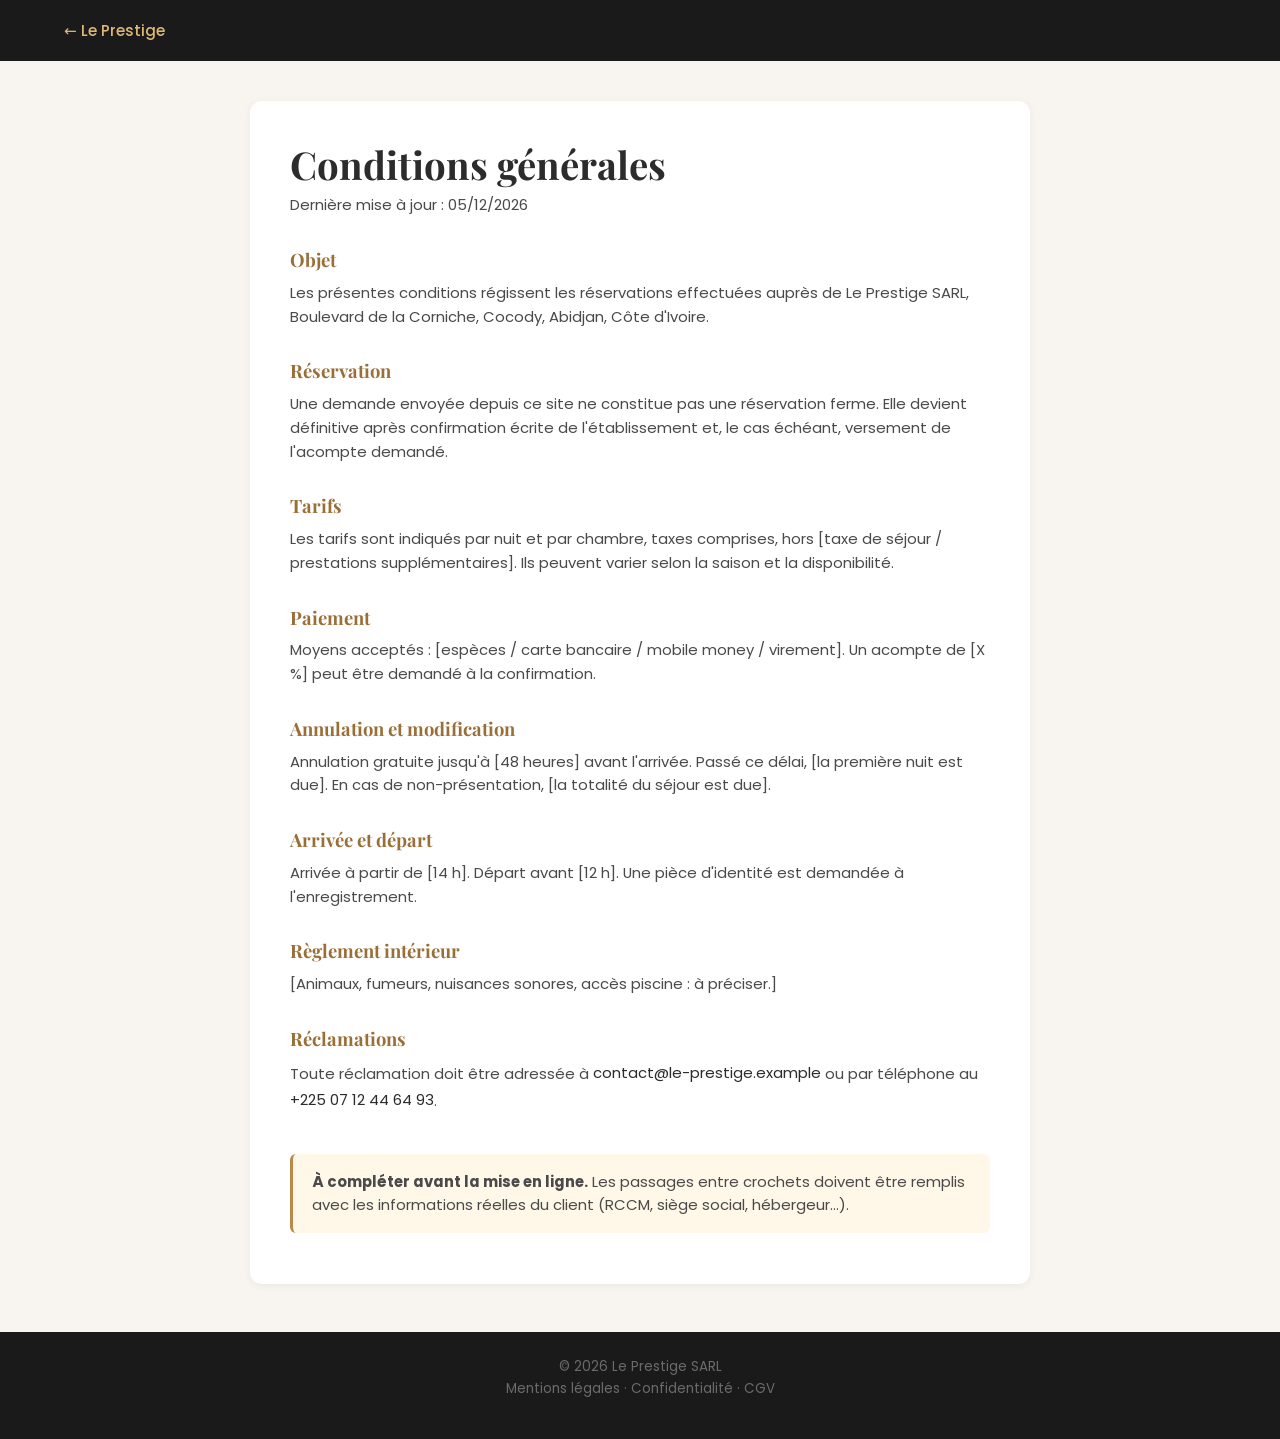
<file: cgv.html>
<!DOCTYPE html>
<html lang="fr">
<head>
<meta charset="UTF-8">
<meta name="viewport" content="width=device-width, initial-scale=1.0">
<meta name="robots" content="noindex">
<title>Conditions générales — <span></span></title>
<link rel="icon" href="assets/favicon.svg" type="image/svg+xml">
<link href="https://fonts.googleapis.com/css2?family=Playfair+Display:wght@600&family=Poppins:wght@300;400;500&display=swap" rel="stylesheet">
<link rel="stylesheet" href="style.css">
<script src="config.js"></script>
<script>
  (function () {
    var c = (window.SITE && window.SITE.theme) || {};
    var m = {primary:'--primary',primaryDark:'--primary-dark',primaryLight:'--primary-light',dark:'--dark',dark2:'--dark-2',grayLight:'--gray-light'};
    for (var k in m) if (c[k]) document.documentElement.style.setProperty(m[k], c[k]);
  })();
</script>
</head>
<body class="legal-page">

<header class="legal-header">
  <a class="legal-back" href="index.html">&larr; <span data-brand-name></span></a>
</header>

<main class="legal">
  <h1>Conditions générales</h1>
  <p class="legal-updated">Dernière mise à jour : <span data-updated></span></p>

  <h2>Objet</h2>
  <p>Les présentes conditions régissent les réservations effectuées auprès de
     <span data-brand-legal></span>, <span data-address></span>.</p>

  <h2>Réservation</h2>
  <p>Une demande envoyée depuis ce site ne constitue pas une réservation ferme. Elle devient
     définitive après confirmation écrite de l'établissement et, le cas échéant, versement de
     l'acompte demandé.</p>

  <h2>Tarifs</h2>
  <p>Les tarifs sont indiqués par nuit et par chambre, taxes comprises, hors [taxe de séjour /
     prestations supplémentaires]. Ils peuvent varier selon la saison et la disponibilité.</p>

  <h2>Paiement</h2>
  <p>Moyens acceptés : [espèces / carte bancaire / mobile money / virement]. Un acompte de
     [X %] peut être demandé à la confirmation.</p>

  <h2>Annulation et modification</h2>
  <p>Annulation gratuite jusqu'à [48 heures] avant l'arrivée. Passé ce délai, [la première nuit
     est due]. En cas de non-présentation, [la totalité du séjour est due].</p>

  <h2>Arrivée et départ</h2>
  <p>Arrivée à partir de [14 h]. Départ avant [12 h]. Une pièce d'identité est demandée à
     l'enregistrement.</p>

  <h2>Règlement intérieur</h2>
  <p>[Animaux, fumeurs, nuisances sonores, accès piscine : à préciser.]</p>

  <h2>Réclamations</h2>
  <p>Toute réclamation doit être adressée à <a class="email-link" data-mail></a> ou par téléphone
     au <a class="phone-link" data-tel></a>.</p>

  <p class="legal-todo">
    <strong>À compléter avant la mise en ligne.</strong> Les passages entre crochets doivent
    être remplis avec les informations réelles du client (RCCM, siège social, hébergeur…).
  </p>
</main>

<footer class="legal-footer">
  <p>© <span data-year></span> <span data-brand-legal></span></p>
  <p>
    <a href="mentions-legales.html">Mentions légales</a> ·
    <a href="confidentialite.html">Confidentialité</a> ·
    <a href="cgv.html">CGV</a>
  </p>
</footer>

<script>
(function () {
  var C = window.SITE || {}, b = C.brand || {}, ct = C.contact || {}, a = ct.address || {};
  var addr = [a.street, a.zone, a.city, a.country].filter(Boolean).join(', ');
  function set(sel, fn) {
    Array.prototype.forEach.call(document.querySelectorAll(sel), fn);
  }
  set('[data-brand-name]',  function (e) { e.textContent = b.name || ''; });
  set('[data-brand-legal]', function (e) { e.textContent = b.legalName || b.name || ''; });
  set('[data-address]',     function (e) { e.textContent = addr; });
  set('[data-year]',        function (e) { e.textContent = new Date().getFullYear(); });
  set('[data-updated]',     function (e) { e.textContent = new Date().toLocaleDateString('fr-FR'); });
  set('[data-mail]',        function (e) { e.href = 'mailto:' + (ct.email || ''); e.textContent = ct.email || ''; });
  set('[data-tel]',         function (e) { e.href = 'tel:' + (ct.phone || ''); e.textContent = ct.phoneDisplay || ''; });
  document.title = document.title.replace('<span></span>', b.name || '');
})();
</script>
</body>
</html>
</file>
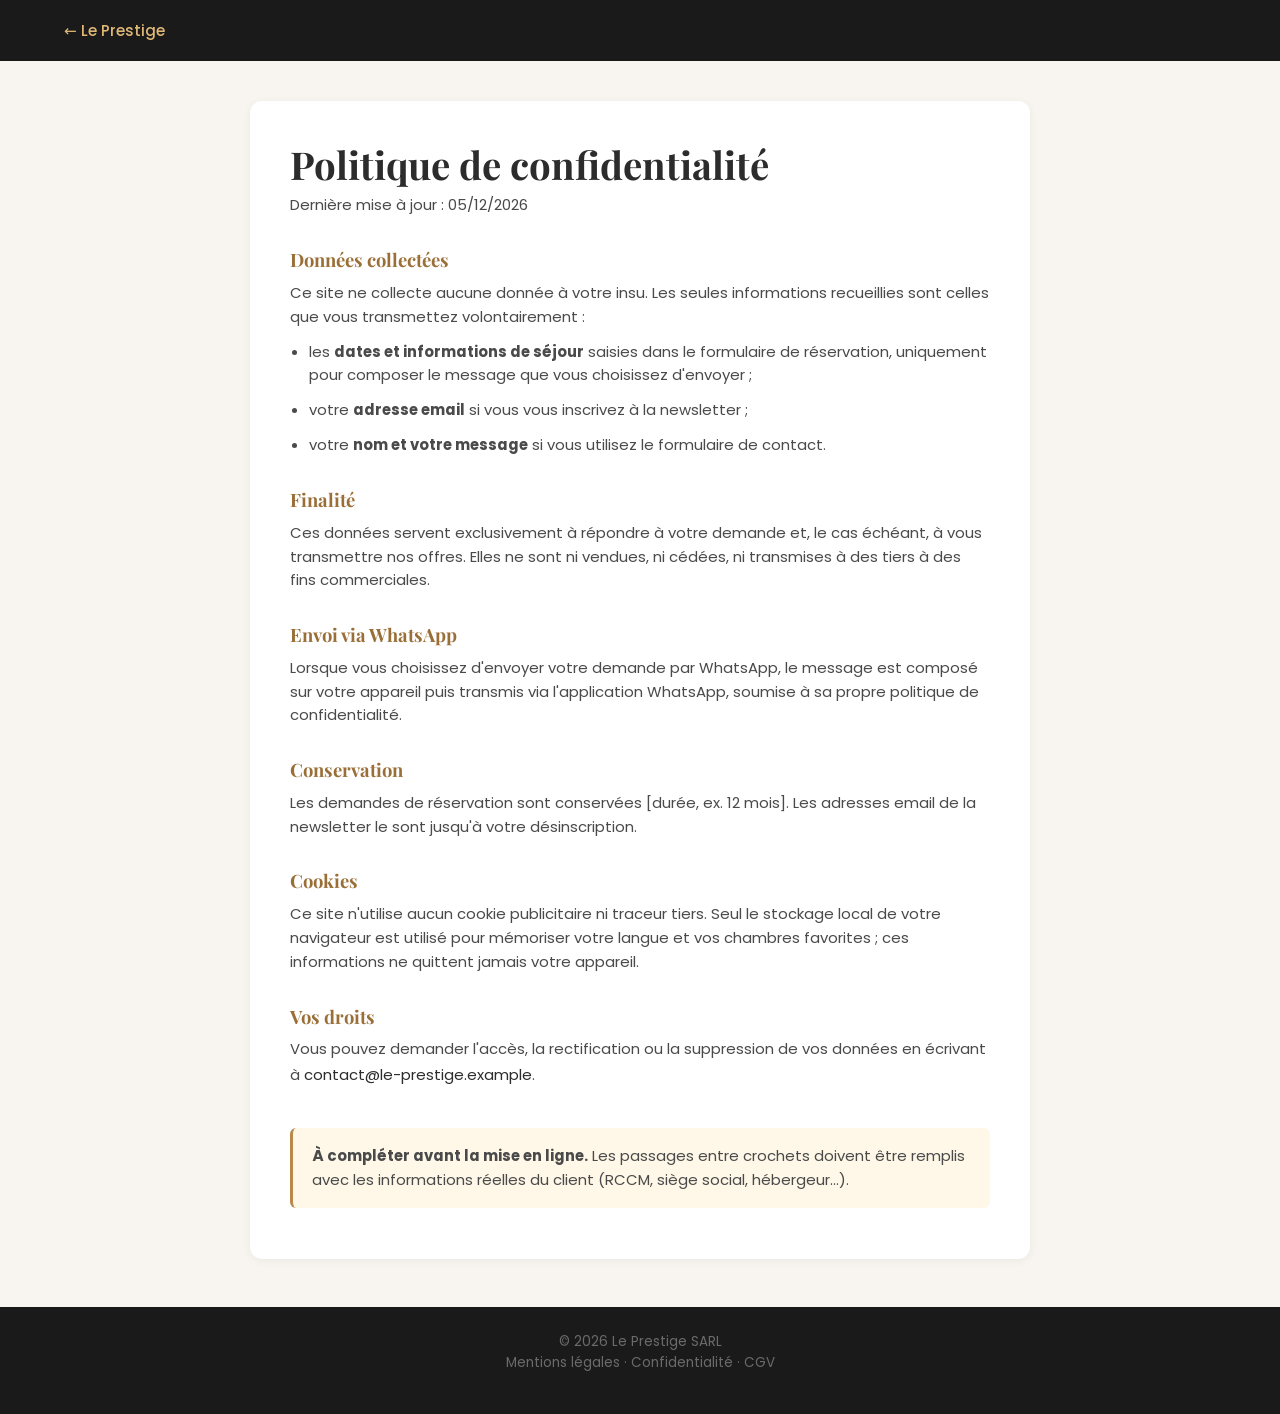
<file: confidentialite.html>
<!DOCTYPE html>
<html lang="fr">
<head>
<meta charset="UTF-8">
<meta name="viewport" content="width=device-width, initial-scale=1.0">
<meta name="robots" content="noindex">
<title>Politique de confidentialité — <span></span></title>
<link rel="icon" href="assets/favicon.svg" type="image/svg+xml">
<link href="https://fonts.googleapis.com/css2?family=Playfair+Display:wght@600&family=Poppins:wght@300;400;500&display=swap" rel="stylesheet">
<link rel="stylesheet" href="style.css">
<script src="config.js"></script>
<script>
  (function () {
    var c = (window.SITE && window.SITE.theme) || {};
    var m = {primary:'--primary',primaryDark:'--primary-dark',primaryLight:'--primary-light',dark:'--dark',dark2:'--dark-2',grayLight:'--gray-light'};
    for (var k in m) if (c[k]) document.documentElement.style.setProperty(m[k], c[k]);
  })();
</script>
</head>
<body class="legal-page">

<header class="legal-header">
  <a class="legal-back" href="index.html">&larr; <span data-brand-name></span></a>
</header>

<main class="legal">
  <h1>Politique de confidentialité</h1>
  <p class="legal-updated">Dernière mise à jour : <span data-updated></span></p>

  <h2>Données collectées</h2>
  <p>Ce site ne collecte aucune donnée à votre insu. Les seules informations recueillies sont
     celles que vous transmettez volontairement :</p>
  <ul>
    <li>les <strong>dates et informations de séjour</strong> saisies dans le formulaire de
        réservation, uniquement pour composer le message que vous choisissez d'envoyer ;</li>
    <li>votre <strong>adresse email</strong> si vous vous inscrivez à la newsletter ;</li>
    <li>votre <strong>nom et votre message</strong> si vous utilisez le formulaire de contact.</li>
  </ul>

  <h2>Finalité</h2>
  <p>Ces données servent exclusivement à répondre à votre demande et, le cas échéant, à vous
     transmettre nos offres. Elles ne sont ni vendues, ni cédées, ni transmises à des tiers
     à des fins commerciales.</p>

  <h2>Envoi via WhatsApp</h2>
  <p>Lorsque vous choisissez d'envoyer votre demande par WhatsApp, le message est composé sur
     votre appareil puis transmis via l'application WhatsApp, soumise à sa propre politique de
     confidentialité.</p>

  <h2>Conservation</h2>
  <p>Les demandes de réservation sont conservées [durée, ex. 12 mois]. Les adresses email de la
     newsletter le sont jusqu'à votre désinscription.</p>

  <h2>Cookies</h2>
  <p>Ce site n'utilise aucun cookie publicitaire ni traceur tiers. Seul le stockage local de
     votre navigateur est utilisé pour mémoriser votre langue et vos chambres favorites ;
     ces informations ne quittent jamais votre appareil.</p>

  <h2>Vos droits</h2>
  <p>Vous pouvez demander l'accès, la rectification ou la suppression de vos données en écrivant
     à <a class="email-link" data-mail></a>.</p>

  <p class="legal-todo">
    <strong>À compléter avant la mise en ligne.</strong> Les passages entre crochets doivent
    être remplis avec les informations réelles du client (RCCM, siège social, hébergeur…).
  </p>
</main>

<footer class="legal-footer">
  <p>© <span data-year></span> <span data-brand-legal></span></p>
  <p>
    <a href="mentions-legales.html">Mentions légales</a> ·
    <a href="confidentialite.html">Confidentialité</a> ·
    <a href="cgv.html">CGV</a>
  </p>
</footer>

<script>
(function () {
  var C = window.SITE || {}, b = C.brand || {}, ct = C.contact || {}, a = ct.address || {};
  var addr = [a.street, a.zone, a.city, a.country].filter(Boolean).join(', ');
  function set(sel, fn) {
    Array.prototype.forEach.call(document.querySelectorAll(sel), fn);
  }
  set('[data-brand-name]',  function (e) { e.textContent = b.name || ''; });
  set('[data-brand-legal]', function (e) { e.textContent = b.legalName || b.name || ''; });
  set('[data-address]',     function (e) { e.textContent = addr; });
  set('[data-year]',        function (e) { e.textContent = new Date().getFullYear(); });
  set('[data-updated]',     function (e) { e.textContent = new Date().toLocaleDateString('fr-FR'); });
  set('[data-mail]',        function (e) { e.href = 'mailto:' + (ct.email || ''); e.textContent = ct.email || ''; });
  set('[data-tel]',         function (e) { e.href = 'tel:' + (ct.phone || ''); e.textContent = ct.phoneDisplay || ''; });
  document.title = document.title.replace('<span></span>', b.name || '');
})();
</script>
</body>
</html>
</file>
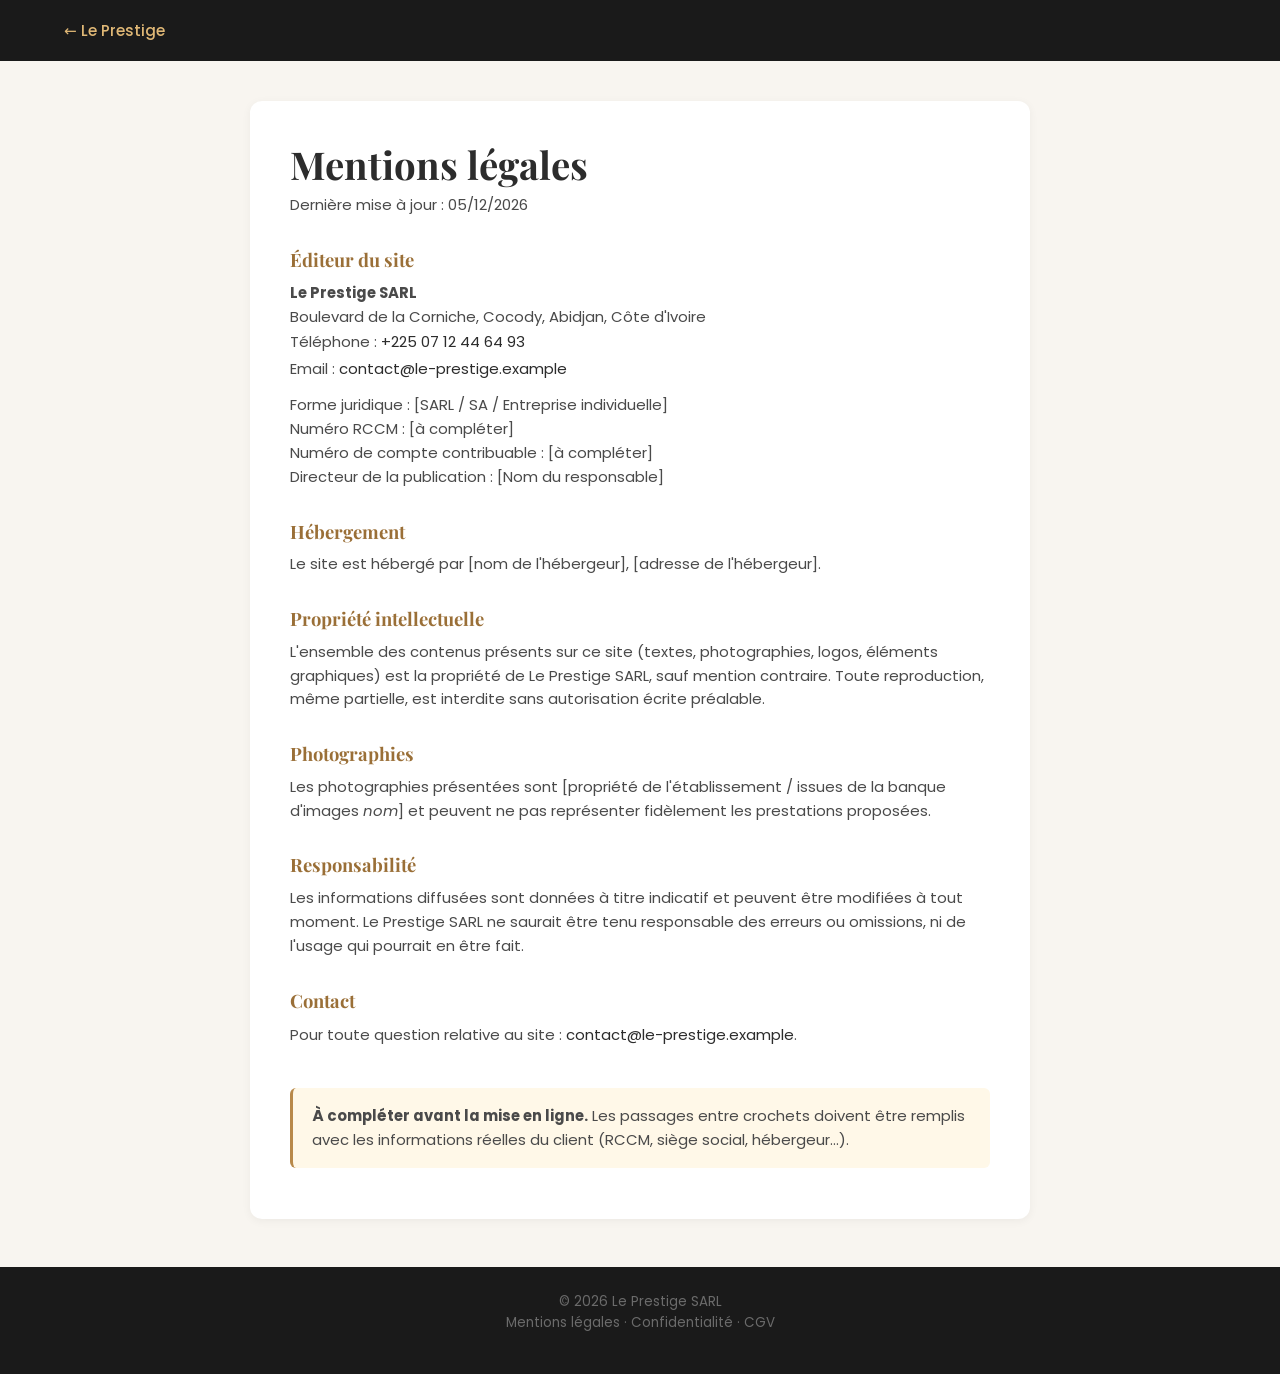
<file: mentions-legales.html>
<!DOCTYPE html>
<html lang="fr">
<head>
<meta charset="UTF-8">
<meta name="viewport" content="width=device-width, initial-scale=1.0">
<meta name="robots" content="noindex">
<title>Mentions légales — <span></span></title>
<link rel="icon" href="assets/favicon.svg" type="image/svg+xml">
<link href="https://fonts.googleapis.com/css2?family=Playfair+Display:wght@600&family=Poppins:wght@300;400;500&display=swap" rel="stylesheet">
<link rel="stylesheet" href="style.css">
<script src="config.js"></script>
<script>
  (function () {
    var c = (window.SITE && window.SITE.theme) || {};
    var m = {primary:'--primary',primaryDark:'--primary-dark',primaryLight:'--primary-light',dark:'--dark',dark2:'--dark-2',grayLight:'--gray-light'};
    for (var k in m) if (c[k]) document.documentElement.style.setProperty(m[k], c[k]);
  })();
</script>
</head>
<body class="legal-page">

<header class="legal-header">
  <a class="legal-back" href="index.html">&larr; <span data-brand-name></span></a>
</header>

<main class="legal">
  <h1>Mentions légales</h1>
  <p class="legal-updated">Dernière mise à jour : <span data-updated></span></p>

  <h2>Éditeur du site</h2>
  <p>
    <strong><span data-brand-legal></span></strong><br>
    <span data-address></span><br>
    Téléphone : <a class="phone-link" data-tel></a><br>
    Email : <a class="email-link" data-mail></a>
  </p>
  <p>Forme juridique : [SARL / SA / Entreprise individuelle]<br>
     Numéro RCCM : [à compléter]<br>
     Numéro de compte contribuable : [à compléter]<br>
     Directeur de la publication : [Nom du responsable]</p>

  <h2>Hébergement</h2>
  <p>Le site est hébergé par [nom de l'hébergeur], [adresse de l'hébergeur].</p>

  <h2>Propriété intellectuelle</h2>
  <p>L'ensemble des contenus présents sur ce site (textes, photographies, logos, éléments
     graphiques) est la propriété de <span data-brand-legal></span>, sauf mention contraire.
     Toute reproduction, même partielle, est interdite sans autorisation écrite préalable.</p>

  <h2>Photographies</h2>
  <p>Les photographies présentées sont [propriété de l'établissement / issues de la banque
     d'images <em>nom</em>] et peuvent ne pas représenter fidèlement les prestations proposées.</p>

  <h2>Responsabilité</h2>
  <p>Les informations diffusées sont données à titre indicatif et peuvent être modifiées à
     tout moment. <span data-brand-legal></span> ne saurait être tenu responsable des erreurs
     ou omissions, ni de l'usage qui pourrait en être fait.</p>

  <h2>Contact</h2>
  <p>Pour toute question relative au site : <a class="email-link" data-mail></a>.</p>

  <p class="legal-todo">
    <strong>À compléter avant la mise en ligne.</strong> Les passages entre crochets doivent
    être remplis avec les informations réelles du client (RCCM, siège social, hébergeur…).
  </p>
</main>

<footer class="legal-footer">
  <p>© <span data-year></span> <span data-brand-legal></span></p>
  <p>
    <a href="mentions-legales.html">Mentions légales</a> ·
    <a href="confidentialite.html">Confidentialité</a> ·
    <a href="cgv.html">CGV</a>
  </p>
</footer>

<script>
(function () {
  var C = window.SITE || {}, b = C.brand || {}, ct = C.contact || {}, a = ct.address || {};
  var addr = [a.street, a.zone, a.city, a.country].filter(Boolean).join(', ');
  function set(sel, fn) {
    Array.prototype.forEach.call(document.querySelectorAll(sel), fn);
  }
  set('[data-brand-name]',  function (e) { e.textContent = b.name || ''; });
  set('[data-brand-legal]', function (e) { e.textContent = b.legalName || b.name || ''; });
  set('[data-address]',     function (e) { e.textContent = addr; });
  set('[data-year]',        function (e) { e.textContent = new Date().getFullYear(); });
  set('[data-updated]',     function (e) { e.textContent = new Date().toLocaleDateString('fr-FR'); });
  set('[data-mail]',        function (e) { e.href = 'mailto:' + (ct.email || ''); e.textContent = ct.email || ''; });
  set('[data-tel]',         function (e) { e.href = 'tel:' + (ct.phone || ''); e.textContent = ct.phoneDisplay || ''; });
  document.title = document.title.replace('<span></span>', b.name || '');
})();
</script>
</body>
</html>
</file>
<file: style.css>
/* ============================================================================
   FEUILLE DE STYLE
   Les couleurs viennent de config.js (elles écrasent les valeurs ci-dessous).
   Tu ne devrais avoir à modifier ce fichier que pour changer la STRUCTURE.
   ============================================================================ */

*, *::before, *::after { margin: 0; padding: 0; box-sizing: border-box; }

:root {
  --primary: #b8894a;
  --primary-dark: #9a6f37;
  --primary-light: #e0b876;
  --dark: #1a1a1a;
  --dark-2: #2c2c2c;
  --gray: #6b6b6b;
  --gray-light: #f8f5f0;
  --white: #fff;
  --shadow-sm: 0 2px 10px rgba(0,0,0,.05);
  --shadow-md: 0 5px 25px rgba(0,0,0,.08);
  --shadow-lg: 0 15px 40px rgba(0,0,0,.15);
  --radius: 12px;
  --transition: all .3s ease;
  --nav-h: 76px;
  /* Polices : le 2e nom sert de repli si Google Fonts est injoignable */
  --font-title: 'Playfair Display', Georgia, 'Times New Roman', serif;
  --font-body: 'Poppins', system-ui, -apple-system, 'Segoe UI', Roboto, sans-serif;
}

html {
  scroll-behavior: smooth;
  scroll-padding-top: var(--nav-h);
  overflow-x: hidden;   /* empêche toute barre de défilement horizontale */
  overflow-x: clip;     /* version moderne, ignorée par les vieux navigateurs */
}

body {
  font-family: var(--font-body);
  color: var(--dark-2);
  background: var(--white);
  line-height: 1.6;
  overflow-x: hidden;
}
body.no-scroll { overflow: hidden; }

h1, h2, h3 { font-family: var(--font-title); line-height: 1.2; }
h4 { font-family: var(--font-body); }
img { max-width: 100%; display: block; }
a { text-decoration: none; color: inherit; }
button { font-family: inherit; cursor: pointer; border: none; background: none; color: inherit; }

.container { max-width: 1200px; margin: 0 auto; padding: 0 5%; }

/* Un élément masqué par l'attribut `hidden` doit le rester, même si sa
   classe lui donne un `display` (les boutons sont en inline-flex). */
[hidden] { display: none !important; }

/* Accessibilité ------------------------------------------------------------ */
.sr-only {
  position: absolute; width: 1px; height: 1px;
  padding: 0; margin: -1px; overflow: hidden;
  clip: rect(0 0 0 0); white-space: nowrap; border: 0;
}
.skip-link {
  position: absolute; top: -60px; left: 12px;
  background: var(--primary); color: #fff;
  padding: .7rem 1.2rem; border-radius: 0 0 8px 8px;
  z-index: 4000; transition: top .2s;
}
.skip-link:focus { top: 0; }

:focus-visible {
  outline: 3px solid var(--primary);
  outline-offset: 3px;
  border-radius: 4px;
}

/* Icônes ------------------------------------------------------------------- */
.ico {
  width: 1.15em; height: 1.15em;
  flex: none;
  vertical-align: -.18em;
  overflow: visible;
}
.ico-sm { width: .95em; height: .95em; }

/* =========================================================
   BOUTONS
   ========================================================= */
.btn-primary {
  display: inline-flex; align-items: center; justify-content: center; gap: .55rem;
  background: var(--primary); color: var(--white);
  padding: .85rem 1.7rem;
  border-radius: 30px;
  font-weight: 500; font-size: .95rem;
  transition: var(--transition);
  text-align: center;
}
.btn-primary:hover { background: var(--primary-dark); transform: translateY(-2px); box-shadow: 0 10px 25px rgba(0,0,0,.18); }
.btn-outline {
  display: inline-flex; align-items: center; justify-content: center; gap: .5rem;
  background: transparent; color: var(--white);
  padding: .85rem 1.7rem;
  border: 2px solid rgba(255,255,255,.85);
  border-radius: 30px; font-weight: 500; font-size: .95rem;
  transition: var(--transition);
}
.btn-outline:hover { background: var(--white); color: var(--dark); }
.btn-ghost {
  display: inline-flex; align-items: center; justify-content: center; gap: .5rem;
  padding: .8rem 1.5rem; border-radius: 30px;
  border: 1.5px solid #ddd; color: var(--dark-2);
  font-size: .9rem; font-weight: 500;
  transition: var(--transition);
}
.btn-ghost:hover { border-color: var(--primary); color: var(--primary); }
.btn-small {
  display: inline-block;
  background: var(--primary); color: var(--white);
  padding: .55rem 1.2rem; border-radius: 20px;
  font-size: .85rem; font-weight: 500;
  transition: var(--transition);
}
.btn-small:hover { background: var(--primary-dark); }
.btn-wa { background: #25d366; }
.btn-wa:hover { background: #1eb855; }

/* =========================================================
   NAVBAR
   ========================================================= */
.navbar {
  position: fixed; top: 0; left: 0; right: 0;
  display: flex; justify-content: space-between; align-items: center;
  gap: 1rem;
  padding: 1rem 5%;
  background: transparent;
  z-index: 1000;
  transition: var(--transition);
}
.navbar.scrolled {
  background: rgba(255,255,255,.97);
  backdrop-filter: blur(10px);
  box-shadow: var(--shadow-sm);
  padding: .6rem 5%;
}
/* Au scroll : texte sombre sur fond clair.
   Ne jamais mettre de `background` sur les liens : ils deviendraient
   invisibles (noir sur noir). Seules les barres du burger ont un fond. */
.navbar.scrolled .logo,
.navbar.scrolled nav a { color: var(--dark-2); background: transparent; }
.navbar.scrolled .burger span { background: var(--dark-2); }

.logo {
  display: flex; align-items: center; gap: .5rem;
  font-family: var(--font-title);
  font-size: 1.45rem; font-weight: 700;
  color: var(--white);
  transition: var(--transition);
  white-space: nowrap;
}
.logo .ico { color: var(--primary); width: 1.1em; height: 1.1em; }

.navbar nav ul { display: flex; list-style: none; gap: 1.8rem; }
.navbar nav a {
  color: var(--white);
  font-weight: 500; font-size: .95rem;
  position: relative;
  transition: color .3s;
}
.navbar nav a::after {
  content: ''; position: absolute; bottom: -6px; left: 0;
  width: 0; height: 2px; background: var(--primary);
  transition: width .3s;
}
.navbar nav a:hover { color: var(--primary-light); }
.navbar nav a:hover::after { width: 100%; }
.navbar nav a.active { color: var(--primary); }
.navbar nav a.active::after { width: 100%; }
.navbar.scrolled nav a.active { color: var(--primary); }

/* Sélecteur de langue */
.lang-selector { position: relative; }
.lang-btn {
  display: flex; align-items: center; gap: .4rem;
  background: rgba(255,255,255,.15);
  color: var(--white);
  padding: .5rem .9rem; border-radius: 20px;
  font-size: .85rem; transition: var(--transition);
}
.lang-btn:hover { background: rgba(255,255,255,.3); }
.navbar.scrolled .lang-btn { background: var(--gray-light); color: var(--dark-2); }
.navbar.scrolled .lang-btn:hover { background: #ece3d5; }
.lang-menu {
  position: absolute; top: 125%; right: 0;
  background: var(--white); list-style: none;
  border-radius: 10px; box-shadow: var(--shadow-lg);
  padding: .4rem 0; min-width: 150px;
  opacity: 0; visibility: hidden; transform: translateY(-8px);
  transition: var(--transition);
}
.lang-menu.open { opacity: 1; visibility: visible; transform: translateY(0); }
.lang-menu li { list-style: none; }
.lang-menu button {
  display: block; width: 100%; text-align: left;
  padding: .6rem 1rem; font-size: .9rem; color: var(--dark-2);
  transition: var(--transition);
}
.lang-menu button:hover { background: var(--gray-light); }
.lang-menu button[aria-current="true"] { color: var(--primary); font-weight: 600; }

/* Burger */
.burger {
  display: none; flex-direction: column; justify-content: space-between;
  width: 30px; height: 21px; z-index: 1100;
}
.burger span { display: block; height: 3px; width: 100%; background: var(--white); border-radius: 3px; transition: var(--transition); }
.burger.active span:nth-child(1) { transform: translateY(9px) rotate(45deg); }
.burger.active span:nth-child(2) { opacity: 0; }
.burger.active span:nth-child(3) { transform: translateY(-9px) rotate(-45deg); }
.burger.active span { background: var(--dark-2) !important; }

/* =========================================================
   BOUTONS FLOTTANTS
   ========================================================= */
.back-to-top, .floating-wa {
  position: fixed; bottom: 26px;
  width: 52px; height: 52px; border-radius: 50%;
  display: flex; align-items: center; justify-content: center;
  color: var(--white); font-size: 1.2rem;
  box-shadow: var(--shadow-md); z-index: 900;
  transition: var(--transition);
}
.back-to-top { right: 26px; background: var(--primary); opacity: 0; visibility: hidden; transform: translateY(18px); }
.back-to-top.visible { opacity: 1; visibility: visible; transform: translateY(0); }
.back-to-top:hover { background: var(--primary-dark); }
.floating-wa { left: 26px; background: #25d366; font-size: 1.5rem; animation: pulse 2.4s infinite; }
.floating-wa:hover { background: #1eb855; }
@keyframes pulse {
  0%, 100% { box-shadow: 0 0 0 0 rgba(37,211,102,.55); }
  60%      { box-shadow: 0 0 0 16px rgba(37,211,102,0); }
}

/* =========================================================
   HERO
   ========================================================= */
.hero {
  position: relative;
  height: 100vh; height: 100dvh; min-height: 560px;
  display: flex; align-items: center; justify-content: center;
  text-align: center; color: var(--white); overflow: hidden;
}
.hero-slider { position: absolute; inset: 0; background: var(--dark); }
.hero-slide {
  position: absolute; inset: 0;
  background-size: cover; background-position: center;
  opacity: 0; transition: opacity 1.4s ease;
}
.hero-slide.active { opacity: 1; }
.hero-overlay { position: absolute; inset: 0; background: linear-gradient(135deg, rgba(0,0,0,.72), rgba(0,0,0,.42)); }
.hero-content { position: relative; z-index: 2; padding: 0 5%; max-width: 900px; }
.hero-subtitle { color: var(--primary-light); text-transform: uppercase; letter-spacing: 5px; font-size: .85rem; margin-bottom: 1rem; }
.hero-content h1 { font-size: clamp(2.3rem, 6vw, 4.6rem); margin-bottom: 1.4rem; line-height: 1.1; }
.hero-content h1 span { color: var(--primary-light); font-style: italic; }
.hero-text { font-size: 1.1rem; max-width: 620px; margin: 0 auto 2.4rem; opacity: .95; }
.hero-buttons { display: flex; gap: 1rem; justify-content: center; flex-wrap: wrap; }

.hero-dots { position: absolute; bottom: 92px; left: 50%; transform: translateX(-50%); display: flex; gap: .7rem; z-index: 3; }
.dot { width: 11px; height: 11px; border-radius: 50%; background: rgba(255,255,255,.45); transition: var(--transition); }
.dot.active { background: var(--primary-light); transform: scale(1.35); }

.scroll-down { position: absolute; bottom: 26px; left: 50%; transform: translateX(-50%); color: var(--white); font-size: 1.4rem; animation: bounce 2s infinite; z-index: 3; }
@keyframes bounce { 0%,100% { transform: translate(-50%,0); } 50% { transform: translate(-50%,9px); } }

/* =========================================================
   ANIMATIONS AU SCROLL (sans librairie externe)
   Le contenu est visible PAR DÉFAUT : il n'est masqué que si le JS a
   ajouté .reveal-on sur <html>. Une panne de JS ne vide plus le site.
   ========================================================= */
.reveal-on [data-aos] { opacity: 0; transition: opacity .8s ease, transform .8s ease; }
.reveal-on [data-aos="fade-up"]    { transform: translateY(32px); }
.reveal-on [data-aos="fade-down"]  { transform: translateY(-32px); }
.reveal-on [data-aos="fade-right"] { transform: translateX(-38px); }
.reveal-on [data-aos="fade-left"]  { transform: translateX(38px); }
.reveal-on [data-aos="zoom-in"]    { transform: scale(.92); }
.reveal-on [data-aos].revealed     { opacity: 1; transform: none; }

/* =========================================================
   SECTIONS COMMUNES
   ========================================================= */
section { padding: 5rem 0; }
section h2 { font-size: clamp(2rem, 4vw, 2.7rem); text-align: center; margin-bottom: .5rem; }
.subtitle { text-align: center; color: var(--gray); margin-bottom: 2.8rem; }

/* =========================================================
   RÉSERVATION
   ========================================================= */
.reservation { background: var(--gray-light); }
.booking-form {
  display: flex; flex-wrap: wrap; gap: 1rem;
  justify-content: center; align-items: end;
  max-width: 1000px; margin: 0 auto;
  background: var(--white); padding: 2rem;
  border-radius: var(--radius); box-shadow: var(--shadow-md);
}
.field { display: flex; flex-direction: column; text-align: left; flex: 1; min-width: 155px; }
.field label { font-size: .85rem; font-weight: 500; margin-bottom: .45rem; color: var(--dark-2); display: flex; align-items: center; gap: .35rem; }
.field label .ico { color: var(--primary); }
.field input, .field select {
  padding: .8rem; border: 1px solid #e2e2e2; border-radius: 8px;
  font-family: inherit; font-size: 16px; background: var(--white); color: var(--dark-2);
  transition: var(--transition);
}
.field input:focus, .field select:focus { outline: none; border-color: var(--primary); box-shadow: 0 0 0 3px rgba(184,137,74,.15); }
.booking-form .btn-primary { height: 46px; }

.booking-error { text-align: center; margin-top: 1rem; color: #c62828; font-weight: 500; min-height: 1.4rem; }

.booking-result {
  max-width: 640px; margin: 1.6rem auto 0;
  background: var(--white); border: 1px solid #ece5da;
  border-radius: var(--radius); box-shadow: var(--shadow-md);
  padding: 1.6rem; text-align: center;
  animation: popIn .35s ease;
}
@keyframes popIn { from { opacity: 0; transform: translateY(10px); } to { opacity: 1; transform: none; } }
.booking-result h3 { font-size: 1.25rem; margin-bottom: .6rem; display: flex; align-items: center; justify-content: center; gap: .5rem; }
.booking-result h3 .ico { color: #2e7d32; }
.booking-recap { color: var(--gray); font-size: .95rem; margin-bottom: 1.2rem; }
.booking-recap strong { color: var(--dark-2); }
.booking-actions { display: flex; gap: .7rem; justify-content: center; flex-wrap: wrap; }
.booking-note { font-size: .78rem; color: var(--gray); margin-top: 1rem; display: flex; align-items: center; justify-content: center; gap: .4rem; }

/* =========================================================
   CHAMBRES
   ========================================================= */
.room-filters { display: flex; gap: .5rem; justify-content: center; flex-wrap: wrap; margin-bottom: 2.4rem; }
.filter { padding: .55rem 1.3rem; border-radius: 25px; background: var(--gray-light); color: var(--dark-2); font-size: .9rem; transition: var(--transition); }
.filter.active, .filter:hover { background: var(--primary); color: var(--white); }

.room-grid { display: grid; grid-template-columns: repeat(auto-fit, minmax(290px, 1fr)); gap: 2rem; }
.room-card {
  background: var(--white); border-radius: var(--radius); overflow: hidden;
  box-shadow: var(--shadow-md); transition: var(--transition);
  display: flex; flex-direction: column;
}
.room-card:hover { transform: translateY(-8px); box-shadow: var(--shadow-lg); }
.room-card.hidden { display: none; }

.room-image { position: relative; overflow: hidden; }
.room-image img { width: 100%; height: 235px; object-fit: cover; transition: transform .6s; }
.room-card:hover .room-image img { transform: scale(1.07); }

.badge { position: absolute; top: 14px; left: 14px; background: var(--dark); color: var(--white); padding: .3rem .8rem; border-radius: 20px; font-size: .72rem; font-weight: 500; }
.badge-gold { background: var(--primary); }
.badge-dark { background: #4a3f66; }

.favorite {
  position: absolute; top: 14px; right: 14px;
  width: 38px; height: 38px; border-radius: 50%;
  background: rgba(255,255,255,.92); color: var(--dark-2);
  display: flex; align-items: center; justify-content: center;
  font-size: 1rem; transition: var(--transition);
}
.favorite:hover, .favorite.active { color: #e74c3c; }

.room-info { padding: 1.4rem; flex: 1; display: flex; flex-direction: column; }
.room-rating { display: flex; align-items: center; gap: .12rem; color: #e8a33d; font-size: .82rem; margin-bottom: .55rem; }
.room-rating > span { color: var(--gray); margin-left: .5rem; }
.room-info h3 { font-size: 1.28rem; margin-bottom: .45rem; }
.room-info > p { color: var(--gray); font-size: .9rem; margin-bottom: 1rem; }
.room-features {
  display: flex; gap: .9rem; flex-wrap: wrap;
  font-size: .78rem; color: var(--gray);
  padding: .75rem 0; border-top: 1px solid #eee; border-bottom: 1px solid #eee; margin-bottom: 1rem;
}
.room-features > span { display: inline-flex; align-items: center; gap: .25rem; }
.room-features .ico { color: var(--primary); }
.room-footer { display: flex; justify-content: space-between; align-items: center; gap: .6rem; margin-top: auto; }
.price { color: var(--primary); font-weight: 700; font-size: 1.15rem; white-space: nowrap; }
.price small { font-size: .75rem; color: var(--gray); font-weight: 400; }

/* =========================================================
   GALERIE + LIGHTBOX
   ========================================================= */
.gallery-section { background: var(--gray-light); }
.gallery { display: grid; grid-template-columns: repeat(auto-fit, minmax(215px, 1fr)); gap: 1rem; }
.gallery-item {
  position: relative; overflow: hidden;
  border-radius: var(--radius); cursor: pointer;
  aspect-ratio: 4 / 3; padding: 0; display: block; width: 100%;
}
.gallery-item img { width: 100%; height: 100%; object-fit: cover; transition: transform .6s; }
.gallery-zoom {
  position: absolute; inset: 0; background: rgba(0,0,0,.45);
  color: var(--white); font-size: 1.6rem;
  display: flex; align-items: center; justify-content: center;
  opacity: 0; transition: opacity .3s;
}
.gallery-item:hover .gallery-zoom, .gallery-item:focus-visible .gallery-zoom { opacity: 1; }
.gallery-item:hover img { transform: scale(1.08); }

.lightbox {
  display: none; position: fixed; inset: 0;
  background: rgba(0,0,0,.95); z-index: 2000;
  justify-content: center; align-items: center; padding: 2rem;
}
.lightbox.active { display: flex; }
.lightbox img { max-width: 90%; max-height: 82vh; border-radius: 8px; animation: zoomIn .3s; }
@keyframes zoomIn { from { transform: scale(.93); opacity: 0; } to { transform: scale(1); opacity: 1; } }
.lightbox-close, .lightbox-prev, .lightbox-next {
  position: absolute; background: rgba(255,255,255,.15); color: var(--white);
  width: 48px; height: 48px; border-radius: 50%; font-size: 1.2rem;
  display: flex; align-items: center; justify-content: center; transition: var(--transition);
}
.lightbox-close:hover, .lightbox-prev:hover, .lightbox-next:hover { background: var(--primary); }
.lightbox-close { top: 20px; right: 20px; }
.lightbox-prev { left: 20px; top: 50%; transform: translateY(-50%); }
.lightbox-next { right: 20px; top: 50%; transform: translateY(-50%); }
.lightbox-caption { position: absolute; bottom: 52px; left: 50%; transform: translateX(-50%); color: var(--white); font-size: .95rem; text-align: center; }
.lightbox-counter { position: absolute; top: 24px; left: 24px; color: var(--white); font-size: .85rem; background: rgba(255,255,255,.15); padding: .3rem .8rem; border-radius: 20px; }

/* =========================================================
   SERVICES
   ========================================================= */
.services-grid { display: grid; grid-template-columns: repeat(auto-fit, minmax(215px, 1fr)); gap: 1.8rem; }
.service { text-align: center; padding: 2rem 1.4rem; background: var(--gray-light); border-radius: var(--radius); transition: var(--transition); }
.service:hover { transform: translateY(-8px); background: var(--white); box-shadow: var(--shadow-lg); }
.service-icon {
  width: 66px; height: 66px; margin: 0 auto 1.1rem; border-radius: 50%;
  background: linear-gradient(135deg, var(--primary), var(--primary-light));
  color: var(--white); display: flex; align-items: center; justify-content: center;
  font-size: 1.6rem; transition: var(--transition);
}
.service:hover .service-icon { transform: rotateY(180deg); }
.service h4 { font-weight: 600; margin-bottom: .4rem; font-size: 1rem; }
.service p { font-size: .85rem; color: var(--gray); }

/* =========================================================
   AVIS
   ========================================================= */
.testimonials { background: var(--gray-light); }
.testimonials-slider { max-width: 780px; margin: 0 auto; position: relative; }
.testimonial-viewport { overflow: hidden; border-radius: var(--radius); }
.testimonial-track { display: flex; transition: transform .5s ease; }
.testimonial { min-width: 100%; padding: 2.4rem 2rem; background: var(--white); text-align: center; }
.testimonial .stars { color: #e8a33d; margin-bottom: 1.1rem; font-size: 1rem; display: flex; justify-content: center; gap: .1rem; }
.testimonial > p { font-style: italic; margin-bottom: 1.4rem; font-size: 1.02rem; line-height: 1.7; }
.author { display: flex; align-items: center; gap: 1rem; justify-content: center; }
.author img { width: 52px; height: 52px; border-radius: 50%; object-fit: cover; }
.author div { text-align: left; }
.author strong { display: block; font-size: .95rem; }
.author span { font-size: .85rem; color: var(--gray); }

.testimonial-controls { display: flex; align-items: center; justify-content: center; gap: 1.4rem; margin-top: 1.8rem; }
.testimonial-controls button {
  width: 44px; height: 44px; border-radius: 50%;
  background: var(--white); color: var(--primary); font-size: 1rem;
  display: flex; align-items: center; justify-content: center;
  box-shadow: var(--shadow-sm); transition: var(--transition);
}
.testimonial-controls button:hover { background: var(--primary); color: var(--white); }
.testimonial-dots { display: flex; gap: .5rem; }
.testimonial-dots button { width: 10px; height: 10px; border-radius: 50%; background: #ccc; transition: var(--transition); }
.testimonial-dots button.active { background: var(--primary); transform: scale(1.3); }

/* =========================================================
   NEWSLETTER
   ========================================================= */
.newsletter { background: linear-gradient(135deg, var(--dark), var(--dark-2)); color: var(--white); }
.newsletter-box { text-align: center; max-width: 600px; margin: 0 auto; }
.newsletter-icon { font-size: 2.6rem; color: var(--primary-light); margin-bottom: .9rem; display: flex; justify-content: center; }
.newsletter-box h3 { font-size: 1.7rem; margin-bottom: .4rem; }
.newsletter-box > p { opacity: .85; margin-bottom: 1.8rem; }
.newsletter-form { display: flex; gap: .5rem; max-width: 500px; margin: 0 auto; }
.newsletter-form input { flex: 1; padding: .9rem 1.2rem; border-radius: 30px; border: none; font-family: inherit; font-size: 16px; }
.newsletter-note { font-size: .78rem; opacity: .65; margin-top: 1rem; display: flex; align-items: center; justify-content: center; gap: .4rem; }

/* =========================================================
   CONTACT
   ========================================================= */
.contact-grid { display: grid; grid-template-columns: 1fr 1.15fr; gap: 3rem; align-items: start; }
.contact-info { display: flex; flex-direction: column; gap: 1.4rem; }
.info-item { display: flex; gap: 1rem; align-items: flex-start; }
.info-icon {
  width: 44px; height: 44px; min-width: 44px; border-radius: 50%;
  background: var(--gray-light); color: var(--primary);
  display: flex; align-items: center; justify-content: center; font-size: 1rem;
}
.info-item h4 { font-size: 1rem; font-weight: 600; margin-bottom: .25rem; }
.info-item p { font-size: .9rem; color: var(--gray); }
.phone-link, .email-link { color: var(--dark-2); transition: var(--transition); display: inline-block; padding: .1rem 0; }
.phone-link:hover, .email-link:hover { color: var(--primary); }

.social-links { display: flex; gap: .7rem; }
.social-links a {
  width: 42px; height: 42px; border-radius: 50%;
  background: var(--gray-light); color: var(--dark-2);
  display: flex; align-items: center; justify-content: center;
  font-size: 1.05rem; transition: var(--transition);
}
.social-links a:hover { background: var(--primary); color: var(--white); transform: translateY(-3px); }

.contact-form { display: flex; flex-direction: column; gap: .7rem; margin-top: .5rem; }
.contact-form h4 { font-size: 1rem; font-weight: 600; }
.contact-form input, .contact-form textarea {
  padding: .8rem 1rem; border: 1px solid #e2e2e2; border-radius: 10px;
  font-family: inherit; font-size: 16px; resize: vertical; color: var(--dark-2);
  transition: var(--transition);
}
.contact-form input:focus, .contact-form textarea:focus { outline: none; border-color: var(--primary); box-shadow: 0 0 0 3px rgba(184,137,74,.15); }

.contact-map {
  position: relative; border-radius: var(--radius); overflow: hidden;
  box-shadow: var(--shadow-md); min-height: 430px; background: var(--gray-light);
}
.contact-map iframe { position: absolute; inset: 0; width: 100%; height: 100%; border: 0; }
.map-fallback {
  position: absolute; inset: 0;
  display: flex; flex-direction: column; align-items: center; justify-content: center;
  gap: .5rem; text-align: center; padding: 2rem; color: var(--gray);
  background:
    repeating-linear-gradient(45deg, rgba(0,0,0,.02) 0 12px, transparent 12px 24px),
    var(--gray-light);
}
.map-fallback .ico { font-size: 2rem; width: 2rem; height: 2rem; color: var(--primary); }
.map-fallback strong { font-family: var(--font-title); font-size: 1.3rem; color: var(--dark-2); }
.map-fallback .btn-ghost { margin-top: .6rem; background: var(--white); }

/* =========================================================
   FOOTER
   ========================================================= */
footer { background: var(--dark); color: #c9c9c9; padding: 3.5rem 0 0; }
.footer-content { display: grid; grid-template-columns: repeat(auto-fit, minmax(215px, 1fr)); gap: 2.4rem; margin-bottom: 2.5rem; }
.footer-logo { display: flex; align-items: center; gap: .5rem; font-family: var(--font-title); font-size: 1.4rem; font-weight: 700; color: var(--primary-light); margin-bottom: .9rem; }
.footer-col > p { font-size: .88rem; line-height: 1.7; }
.footer-col h4 { color: var(--primary-light); font-weight: 600; font-size: 1rem; margin-bottom: 1.1rem; }
.footer-col ul { list-style: none; }
.footer-col ul li { margin-bottom: .55rem; font-size: .88rem; }
.footer-col ul a { color: #c9c9c9; transition: var(--transition); }
.footer-col ul a:hover { color: var(--primary-light); }
.footer-contact li { display: flex; gap: .6rem; align-items: flex-start; }
.footer-contact .ico { color: var(--primary); margin-top: .25rem; }
.footer-newsletter { display: flex; gap: .5rem; margin-bottom: 1.2rem; }
.footer-newsletter input { flex: 1; min-width: 0; padding: .7rem 1rem; border-radius: 25px; border: 1px solid #333; background: #252525; color: var(--white); font-family: inherit; font-size: 16px; }
.footer-newsletter input::placeholder { color: #8a8a8a; }
.footer-newsletter button { width: 42px; height: 42px; min-width: 42px; border-radius: 50%; background: var(--primary); color: var(--white); display: flex; align-items: center; justify-content: center; transition: var(--transition); }
.footer-newsletter button:hover { background: var(--primary-dark); }
.payment-icons { display: flex; gap: .8rem; font-size: 1.4rem; color: #7d7d7d; }

.footer-bottom { border-top: 1px solid #333; padding: 1.3rem 0; display: flex; justify-content: space-between; align-items: center; flex-wrap: wrap; gap: .8rem; font-size: .83rem; }
.footer-links { display: flex; gap: 1.4rem; flex-wrap: wrap; }
.footer-links a:hover { color: var(--primary-light); }
.credit a { color: var(--primary-light); }

/* =========================================================
   TOAST
   ========================================================= */
.toast {
  position: fixed; bottom: 26px; left: 50%;
  transform: translate(-50%, 130%);
  background: var(--dark-2); color: var(--white);
  padding: .85rem 1.3rem; border-radius: 30px;
  box-shadow: var(--shadow-lg); font-size: .9rem;
  display: flex; align-items: center; gap: .55rem;
  z-index: 3000; opacity: 0; max-width: 90%;
  transition: transform .4s ease, opacity .4s ease;
}
.toast.show { transform: translate(-50%, 0); opacity: 1; }
.toast .ico { color: var(--primary-light); }

/* Overlay du menu mobile.
   z-index 999 : il doit rester SOUS la barre de navigation (z-index 1000),
   sinon il recouvre le panneau du menu et avale les clics sur les liens. */
.menu-overlay { display: none; position: fixed; inset: 0; background: rgba(0,0,0,.5); z-index: 999; }
.menu-overlay.active { display: block; }

/* =========================================================
   RESPONSIVE
   ========================================================= */
@media (max-width: 992px) {
  .contact-grid { grid-template-columns: 1fr; }
  .contact-map { min-height: 300px; }
  .navbar nav ul { gap: 1.2rem; }
}

@media (max-width: 820px) {
  section { padding: 3.5rem 0; }
  .burger { display: flex; }
  .nav-cta { display: none; }

  /* Le panneau est positionné DANS l'écran puis déplacé par transform :
     un `right: -100%` ferait dépasser la page et créerait une barre de
     défilement horizontale sur mobile (un élément fixed n'est pas rogné
     par overflow-x: hidden). */
  .navbar nav {
    position: fixed; top: 0; right: 0;
    width: 78%; max-width: 320px; height: 100vh; height: 100dvh;
    background: var(--white); box-shadow: -5px 0 20px rgba(0,0,0,.12);
    padding: 5.5rem 2rem 2rem;
    transform: translateX(105%);
    visibility: hidden;
    transition: transform .4s ease, visibility .4s;
    z-index: 1050;
  }
  .navbar nav.open { transform: translateX(0); visibility: visible; }
  .navbar nav ul { flex-direction: column; gap: 1.1rem; }
  .navbar nav a { font-size: 1.08rem; display: block; padding: .55rem 0; border-bottom: 1px solid #eee; color: var(--dark-2); }
  .navbar nav a::after { display: none; }
  .navbar.scrolled nav a { color: var(--dark-2); }

  .hero-content h1 { font-size: 2.2rem; }
  .hero-dots { bottom: 76px; }
  .hero-buttons { flex-direction: column; align-items: center; }
  .hero-buttons .btn-primary, .hero-buttons .btn-outline { width: 100%; max-width: 280px; }

  .booking-form { flex-direction: column; padding: 1.4rem; }
  .booking-form .btn-primary { width: 100%; }
  .booking-actions { flex-direction: column; }
  .booking-actions > * { width: 100%; }

  .newsletter-form { flex-direction: column; }
  .newsletter-form button { width: 100%; }

  .footer-bottom { flex-direction: column; text-align: center; }
  .footer-links { justify-content: center; }

  .lightbox-prev { left: 8px; }
  .lightbox-next { right: 8px; }
  .lightbox-close { top: 8px; right: 8px; }
  .lightbox img { max-width: 96%; }

  .back-to-top, .floating-wa { width: 48px; height: 48px; bottom: 18px; }
  .back-to-top { right: 18px; }
  .floating-wa { left: 18px; }
}

@media (max-width: 480px) {
  .testimonial { padding: 1.8rem 1.2rem; }
  .room-footer { flex-direction: column; align-items: flex-start; }
}

/* Respect du réglage système « réduire les animations » */
@media (prefers-reduced-motion: reduce) {
  *, *::before, *::after {
    animation-duration: .01ms !important;
    animation-iteration-count: 1 !important;
    transition-duration: .01ms !important;
  }
  html { scroll-behavior: auto; }
  .reveal-on [data-aos] { opacity: 1 !important; transform: none !important; }
}

/* =========================================================
   PAGES LÉGALES
   ========================================================= */
.legal-page { background: var(--gray-light); }
.legal-header { background: var(--dark); padding: 1.1rem 5%; }
.legal-back { color: var(--primary-light); font-weight: 500; font-size: .95rem; }
.legal-back:hover { color: var(--white); }
.legal {
  max-width: 780px; margin: 2.5rem auto 3rem;
  background: var(--white); padding: 2.5rem;
  border-radius: var(--radius); box-shadow: var(--shadow-sm);
}
.legal h1 { font-size: clamp(1.8rem, 4vw, 2.4rem); margin-bottom: .4rem; }
.legal h2 { font-size: 1.15rem; margin: 2rem 0 .6rem; color: var(--primary-dark); }
.legal p, .legal li { font-size: .93rem; color: #4a4a4a; margin-bottom: .7rem; }
.legal ul { padding-left: 1.2rem; }
.legal-updated { font-size: .82rem; color: var(--gray); margin-bottom: 1.5rem; }
.legal-todo {
  margin-top: 2.5rem; padding: 1rem 1.2rem;
  background: #fff8e8; border-left: 3px solid var(--primary);
  border-radius: 6px; font-size: .86rem;
}
.legal-footer { text-align: center; padding: 1.5rem 5% 2.5rem; font-size: .84rem; color: var(--gray); }
.legal-footer a { color: var(--gray); }
.legal-footer a:hover { color: var(--primary); }
@media (max-width: 600px) { .legal { padding: 1.5rem; margin: 1.2rem; } }

/* Impression : une fiche propre si le client imprime la page */
@media print {
  .navbar, .back-to-top, .floating-wa, .hero-dots, .scroll-down,
  .booking-form, .newsletter, .lightbox, .menu-overlay { display: none !important; }
  .hero { height: auto; min-height: 0; color: #000; padding: 2rem 0; }
  .hero-overlay, .hero-slider { display: none; }
  body { color: #000; }
  a[href^="http"]::after { content: " (" attr(href) ")"; font-size: .8em; }
}
</file>
